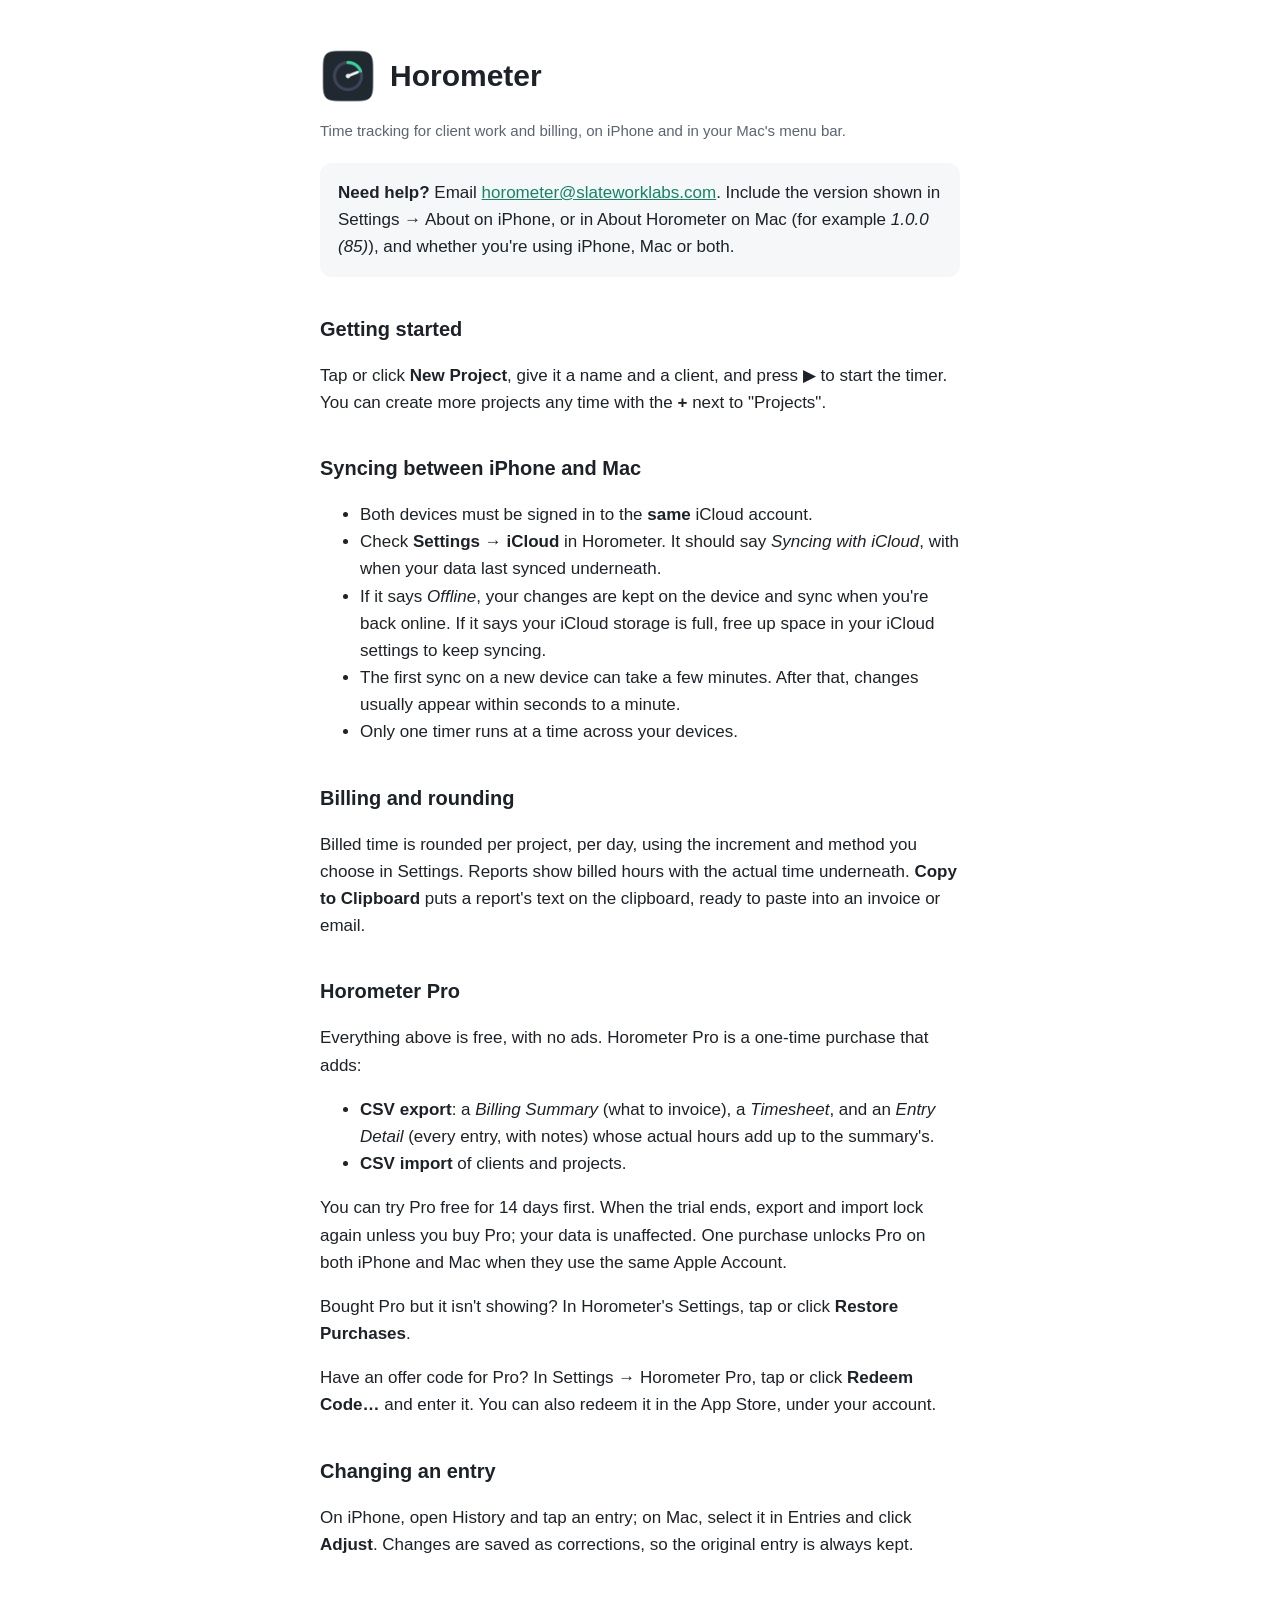
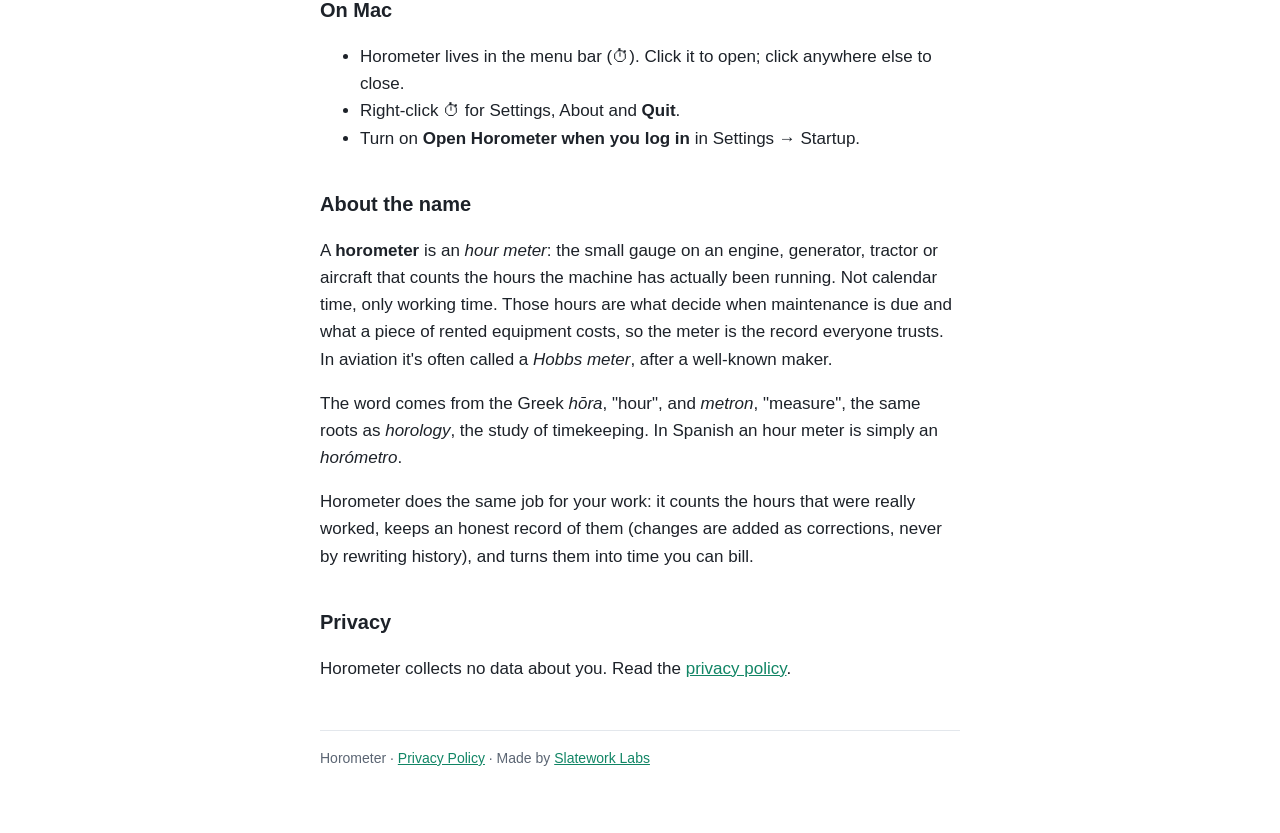
<file: index.html>
<!doctype html>
<html lang="en">
<head>
<meta charset="utf-8">
<meta name="viewport" content="width=device-width, initial-scale=1">
<title>Horometer Support</title>
<link rel="stylesheet" href="style.css">
</head>
<body>
<main>
<header>
  <img src="icon.png" alt="">
  <h1>Horometer</h1>
</header>
<p class="muted">Time tracking for client work and billing, on iPhone and in your Mac's menu bar.</p>

<div class="card">
<strong>Need help?</strong> Email <a href="mailto:horometer@slateworklabs.com">horometer@slateworklabs.com</a>.
Include the version shown in Settings → About on iPhone, or in About Horometer on Mac
(for example <em>1.0.0 (85)</em>), and whether you're using iPhone, Mac or both.
</div>

<h2>Getting started</h2>
<p>Tap or click <strong>New Project</strong>, give it a name and a client, and press ▶︎
to start the timer. You can create more projects any time with the <strong>+</strong> next
to "Projects".</p>

<h2>Syncing between iPhone and Mac</h2>
<ul>
  <li>Both devices must be signed in to the <strong>same</strong> iCloud account.</li>
  <li>Check <strong>Settings → iCloud</strong> in Horometer. It should say
      <em>Syncing with iCloud</em>, with when your data last synced underneath.</li>
  <li>If it says <em>Offline</em>, your changes are kept on the device and sync when
      you're back online. If it says your iCloud storage is full, free up space in your
      iCloud settings to keep syncing.</li>
  <li>The first sync on a new device can take a few minutes. After that, changes usually
      appear within seconds to a minute.</li>
  <li>Only one timer runs at a time across your devices.</li>
</ul>

<h2>Billing and rounding</h2>
<p>Billed time is rounded per project, per day, using the increment and method you
choose in Settings. Reports show billed hours with the actual time underneath.
<strong>Copy to Clipboard</strong> puts a report's text on the clipboard, ready to paste
into an invoice or email.</p>

<h2>Horometer Pro</h2>
<p>Everything above is free, with no ads. Horometer Pro is a one-time purchase that adds:</p>
<ul>
  <li><strong>CSV export</strong>: a <em>Billing Summary</em> (what to invoice), a
      <em>Timesheet</em>, and an <em>Entry Detail</em> (every entry, with notes) whose
      actual hours add up to the summary's.</li>
  <li><strong>CSV import</strong> of clients and projects.</li>
</ul>
<p>You can try Pro free for 14 days first. When the trial ends, export and import lock
again unless you buy Pro; your data is unaffected. One purchase unlocks Pro on both
iPhone and Mac when they use the same Apple Account.</p>
<p>Bought Pro but it isn't showing? In Horometer's Settings, tap or click
<strong>Restore Purchases</strong>.</p>
<p>Have an offer code for Pro? In Settings → Horometer Pro, tap or click
<strong>Redeem Code…</strong> and enter it. You can also redeem it in the App Store,
under your account.</p>

<h2>Changing an entry</h2>
<p>On iPhone, open History and tap an entry; on Mac, select it in Entries and click
<strong>Adjust</strong>. Changes are saved as corrections, so the original entry is
always kept.</p>

<h2>On Mac</h2>
<ul>
  <li>Horometer lives in the menu bar (⏱). Click it to open; click anywhere else to close.</li>
  <li>Right-click ⏱ for Settings, About and <strong>Quit</strong>.</li>
  <li>Turn on <strong>Open Horometer when you log in</strong> in Settings → Startup.</li>
</ul>

<h2>About the name</h2>
<p>A <strong>horometer</strong> is an <em>hour meter</em>: the small gauge on an engine,
generator, tractor or aircraft that counts the hours the machine has actually been
running. Not calendar time, only working time. Those hours are what decide when
maintenance is due and what a piece of rented equipment costs, so the meter is the
record everyone trusts. In aviation it's often called a <em>Hobbs meter</em>, after a
well-known maker.</p>
<p>The word comes from the Greek <em>hōra</em>, "hour", and <em>metron</em>, "measure",
the same roots as <em>horology</em>, the study of timekeeping. In Spanish an hour meter
is simply an <em>horómetro</em>.</p>
<p>Horometer does the same job for your work: it counts the hours that were really
worked, keeps an honest record of them (changes are added as corrections, never by
rewriting history), and turns them into time you can bill.</p>

<h2>Privacy</h2>
<p>Horometer collects no data about you. Read the
<a href="privacy/">privacy policy</a>.</p>

<footer>Horometer · <a href="privacy/">Privacy Policy</a> · Made by <a href="https://slateworklabs.com">Slatework Labs</a></footer>
</main>
</body>
</html>
</file>
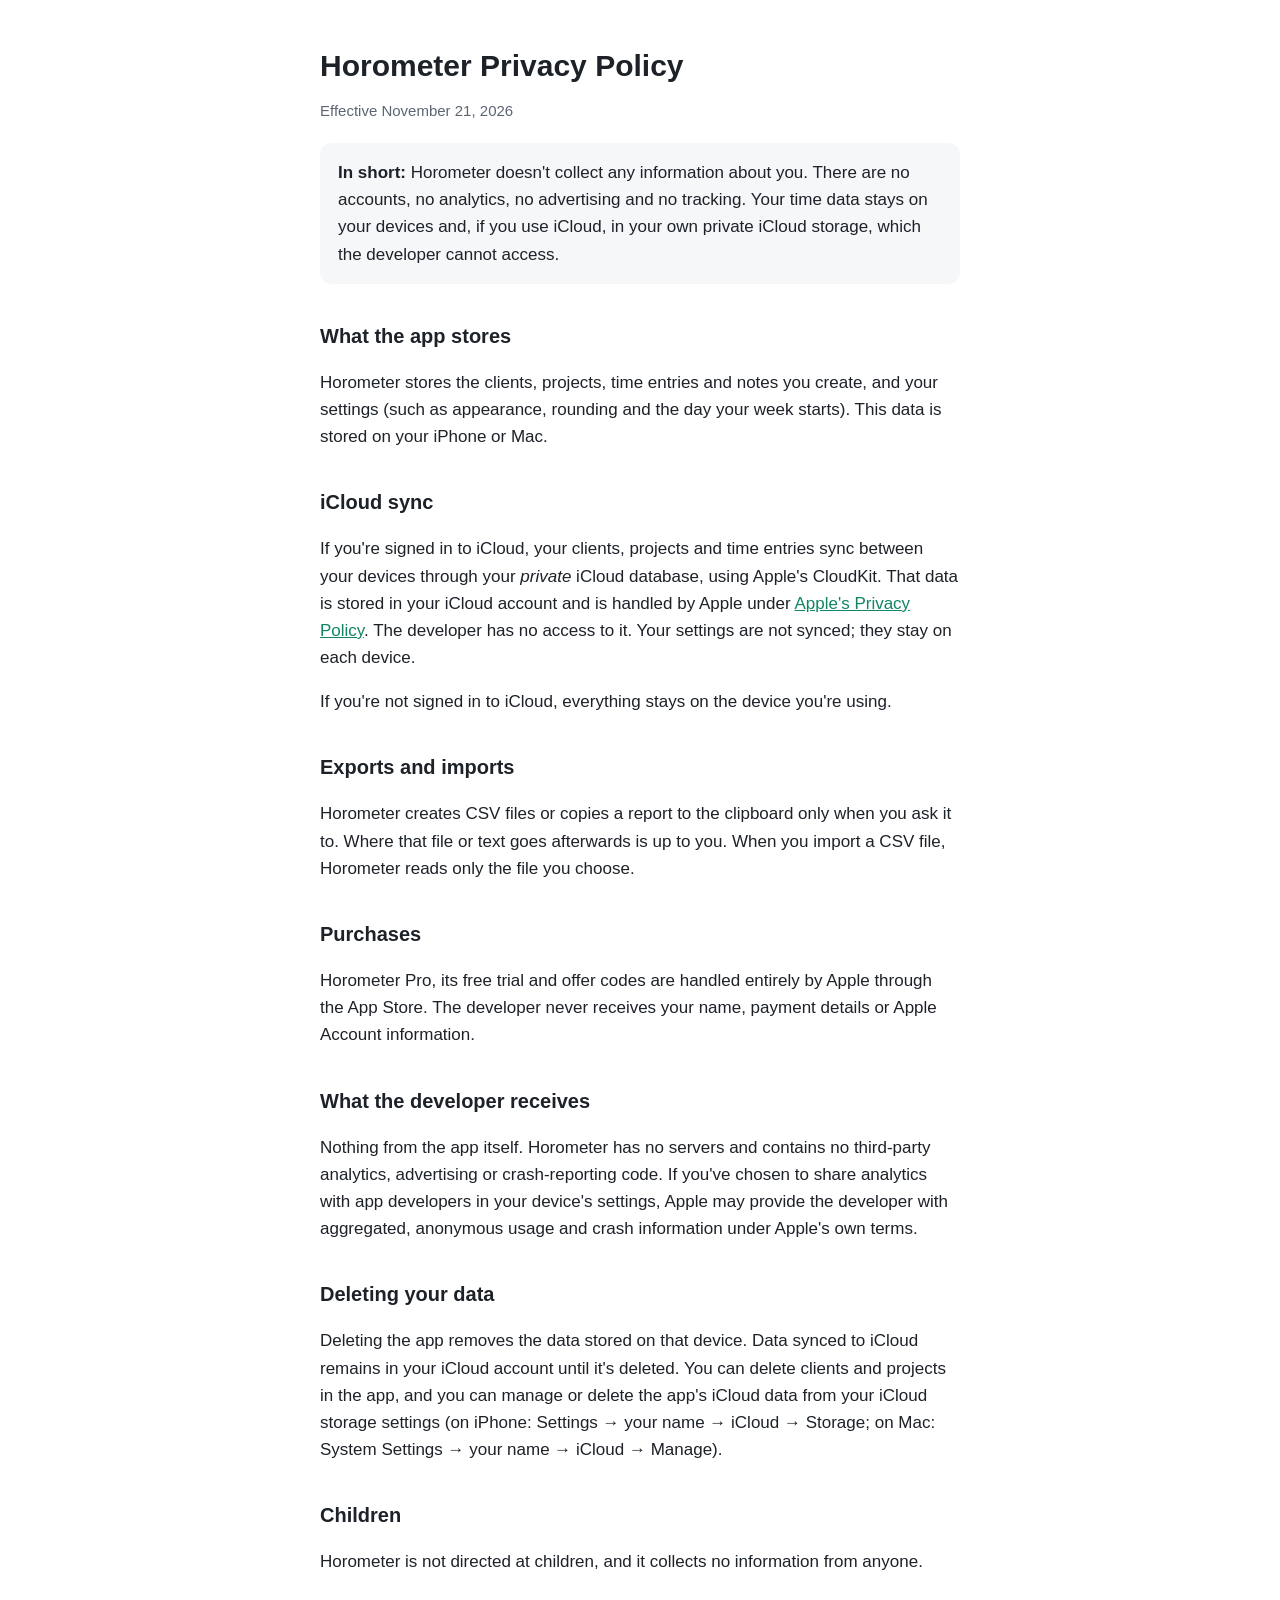
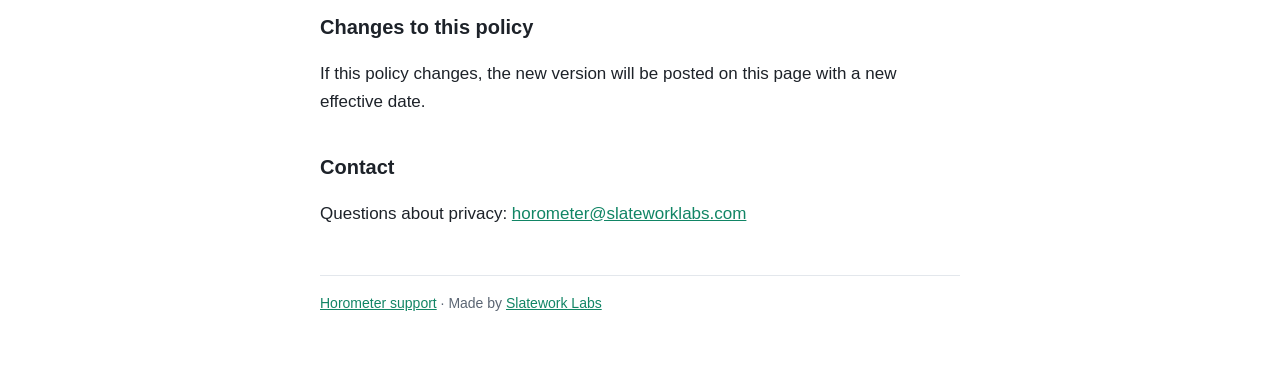
<file: privacy/index.html>
<!doctype html>
<html lang="en">
<head>
<meta charset="utf-8">
<meta name="viewport" content="width=device-width, initial-scale=1">
<title>Horometer Privacy Policy</title>
<link rel="stylesheet" href="../style.css">
</head>
<body>
<main>
<header><h1>Horometer Privacy Policy</h1></header>
<p class="muted">Effective November 21, 2026</p>

<div class="card">
<strong>In short:</strong> Horometer doesn't collect any information about you. There
are no accounts, no analytics, no advertising and no tracking. Your time data stays on
your devices and, if you use iCloud, in your own private iCloud storage, which the
developer cannot access.
</div>

<h2>What the app stores</h2>
<p>Horometer stores the clients, projects, time entries and notes you create, and
your settings (such as appearance, rounding and the day your week starts). This data
is stored on your iPhone or Mac.</p>

<h2>iCloud sync</h2>
<p>If you're signed in to iCloud, your clients, projects and time entries sync between
your devices through your <em>private</em> iCloud database, using Apple's CloudKit. That
data is stored in your iCloud account and is handled by Apple under
<a href="https://www.apple.com/legal/privacy/">Apple's Privacy Policy</a>. The developer
has no access to it. Your settings are not synced; they stay on each device.</p>
<p>If you're not signed in to iCloud, everything stays on the device you're using.</p>

<h2>Exports and imports</h2>
<p>Horometer creates CSV files or copies a report to the clipboard only when you ask
it to. Where that file or text goes afterwards is up to you. When you import a CSV
file, Horometer reads only the file you choose.</p>

<h2>Purchases</h2>
<p>Horometer Pro, its free trial and offer codes are handled entirely by Apple through
the App Store. The developer never receives your name, payment details or Apple Account
information.</p>

<h2>What the developer receives</h2>
<p>Nothing from the app itself. Horometer has no servers and contains no third-party
analytics, advertising or crash-reporting code. If you've chosen to share analytics
with app developers in your device's settings, Apple may provide the developer with
aggregated, anonymous usage and crash information under Apple's own terms.</p>

<h2>Deleting your data</h2>
<p>Deleting the app removes the data stored on that device. Data synced to iCloud
remains in your iCloud account until it's deleted. You can delete clients and projects
in the app, and you can manage or delete the app's iCloud data from your iCloud
storage settings (on iPhone: Settings → your name → iCloud → Storage; on Mac: System Settings → your name → iCloud → Manage).</p>

<h2>Children</h2>
<p>Horometer is not directed at children, and it collects no information from
anyone.</p>

<h2>Changes to this policy</h2>
<p>If this policy changes, the new version will be posted on this page with a new
effective date.</p>

<h2>Contact</h2>
<p>Questions about privacy: <a href="mailto:horometer@slateworklabs.com">horometer@slateworklabs.com</a></p>

<footer><a href="../">Horometer support</a> · Made by <a href="https://slateworklabs.com">Slatework Labs</a></footer>
</main>
</body>
</html>
</file>
<file: style.css>
:root {
  --bg: #ffffff; --text: #1d2229; --muted: #5b6573; --accent: #118565;
  --rule: #e3e7ec; --card: #f5f7f9;
}
@media (prefers-color-scheme: dark) {
  :root { --bg: #202830; --text: #f0f4f9; --muted: #a9b4c2; --accent: #34d399;
          --rule: #3c4658; --card: #28323c; }
}
* { box-sizing: border-box; }
body { margin: 0; background: var(--bg); color: var(--text);
       font: 17px/1.6 -apple-system, BlinkMacSystemFont, "Segoe UI", Helvetica, Arial, sans-serif; }
main { max-width: 680px; margin: 0 auto; padding: 48px 20px 64px; }
header { display: flex; align-items: center; gap: 14px; margin-bottom: 8px; }
header img { width: 56px; height: 56px; border-radius: 13px; }
h1 { font-size: 30px; line-height: 1.2; margin: 0; }
h2 { font-size: 20px; margin: 36px 0 8px; }
p, li { color: var(--text); }
.muted { color: var(--muted); font-size: 15px; }
a { color: var(--accent); }
.card { background: var(--card); border-radius: 12px; padding: 16px 18px; margin: 20px 0; }
footer { margin-top: 48px; padding-top: 16px; border-top: 1px solid var(--rule);
         color: var(--muted); font-size: 14px; }
</file>
